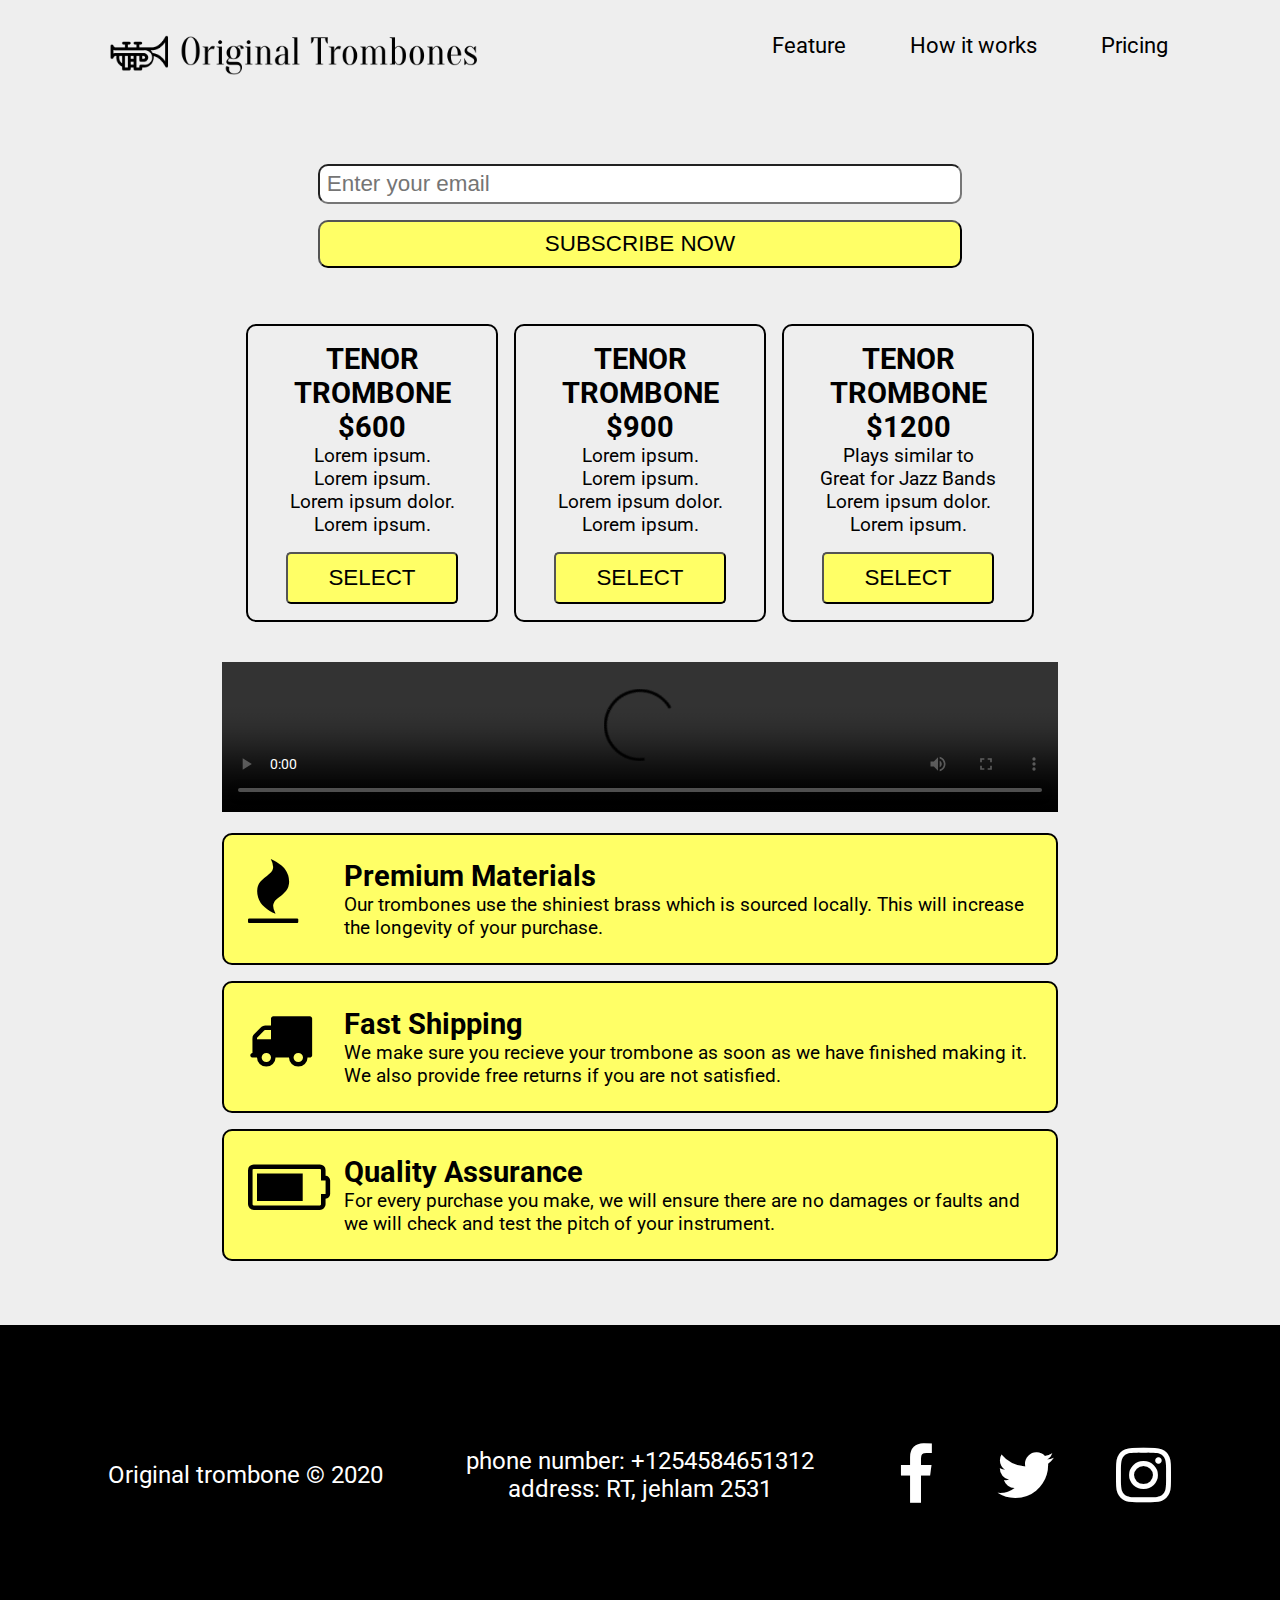
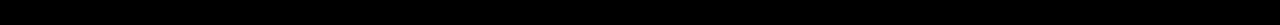
<file: Product Landing Page/index.html>
<!DOCTYPE html>
<html lang="en">

<head>
    <meta charset="UTF-8">
    <meta name="viewport" content="width=device-width, initial-scale=1.0">
    <title>Product Landing Page</title>
    <link href="https://stackpath.bootstrapcdn.com/font-awesome/4.7.0/css/font-awesome.min.css"
        rel="stylesheet"
        integrity="sha384-wvfXpqpZZVQGK6TAh5PVlGOfQNHSoD2xbE+QkPxCAFlNEevoEH3Sl0sibVcOQVnN"
        crossorigin="anonymous">
        <link href="https://fonts.googleapis.com/css2?family=Roboto&display=swap" rel="stylesheet">
    <link rel="stylesheet" href="style.css">
</head>

<body>
    <header id="header">
        <img id="header-img" src="./img/logo.png" alt="logo">
        <nav id="nav-bar">
            <ul>
                <li><a class="nav-link" href="#features">Feature</a></li>
                <li><a class="nav-link" href="#video">How it works</a></li>
                <li><a class="nav-link" href="#pricing">Pricing</a></li>
            </ul>
        </nav>
    </header>
    <div class="container">
        <form id="form" action="https://www.freecodecamp.com/email-submit">
            <input name="email" id="email" type="email" placeholder="Enter your email">
            <input id="submit" type="submit" value="subscribe now">
        </form>
        <div class="pricing" id="pricing">
            <div class="pricing-box">
                <h2>TENOR TROMBONE</h2>
                <h2>$600</h2>
                <p>Lorem ipsum. <br> Lorem ipsum. <br> Lorem ipsum dolor. <br> Lorem ipsum.</p>
                <button class="select-btn">select</button>
            </div>
            <div class="pricing-box">
                <h2>TENOR TROMBONE</h2>
                <h2>$900</h2>
                <p>Lorem ipsum. <br> Lorem ipsum. <br> Lorem ipsum dolor. <br> Lorem ipsum.</p>
                <button class="select-btn">select</button>
            </div>
            <div class="pricing-box">
                <h2>TENOR TROMBONE</h2>
                <h2>$1200</h2>
                <p>Plays similar to <br> Great for Jazz Bands <br> Lorem ipsum dolor. <br>
                    Lorem ipsum.</p>
                <button class="select-btn">select</button>
            </div>
        </div>
        <video id="video" src="" width="400" controls></video>
        <div class="features" id="features">
            <div class="feature">
                <div class="feature-img"><i class="fa fa-fire"></i></div>
                <div class="feature-info">
                    <h2>Premium Materials</h2>
                    <p>Our trombones use the shiniest brass which is sourced locally. This will
                        increase the longevity of your purchase.</p>
                </div>
            </div>
            <div class="feature">
                <div class="feature-img"><i class="fa fa-truck"></i></div>
                <div class="feature-info">
                    <h2>Fast Shipping</h2>
                    <p>We make sure you recieve your trombone as soon as we have finished making it.
                        We also provide free returns if you are not satisfied.</p>
                </div>
            </div>
            <div class="feature">
                <div class="feature-img"><i class="fa fa-battery-three-quarters"></i></div>
                <div class="feature-info">
                    <h2>Quality Assurance</h2>
                    <p>For every purchase you make, we will ensure there are no damages or faults
                        and we will check and test the pitch of your instrument.</p>
                </div>
            </div>
        </div>
    </div>

    <footer>
        <div class="copyright"> Original trombone &copy; 2020</div>
        <ul class="footer-list">
            <li>phone number: +1254584651312</li>
            <li>address: RT, jehlam 2531</li>
        </ul>
        <ul class="footer-list footer-social-media">
            <li><i class="fa fa-facebook-f"></i></li>
            <li><i class="fa fa-twitter"></i></li>
            <li><i class="fa fa-instagram"></i></li>
        </ul>
    </footer>
    <script src="https://cdn.freecodecamp.org/testable-projects-fcc/v1/bundle.js"></script>
</body>



</html>
</file>
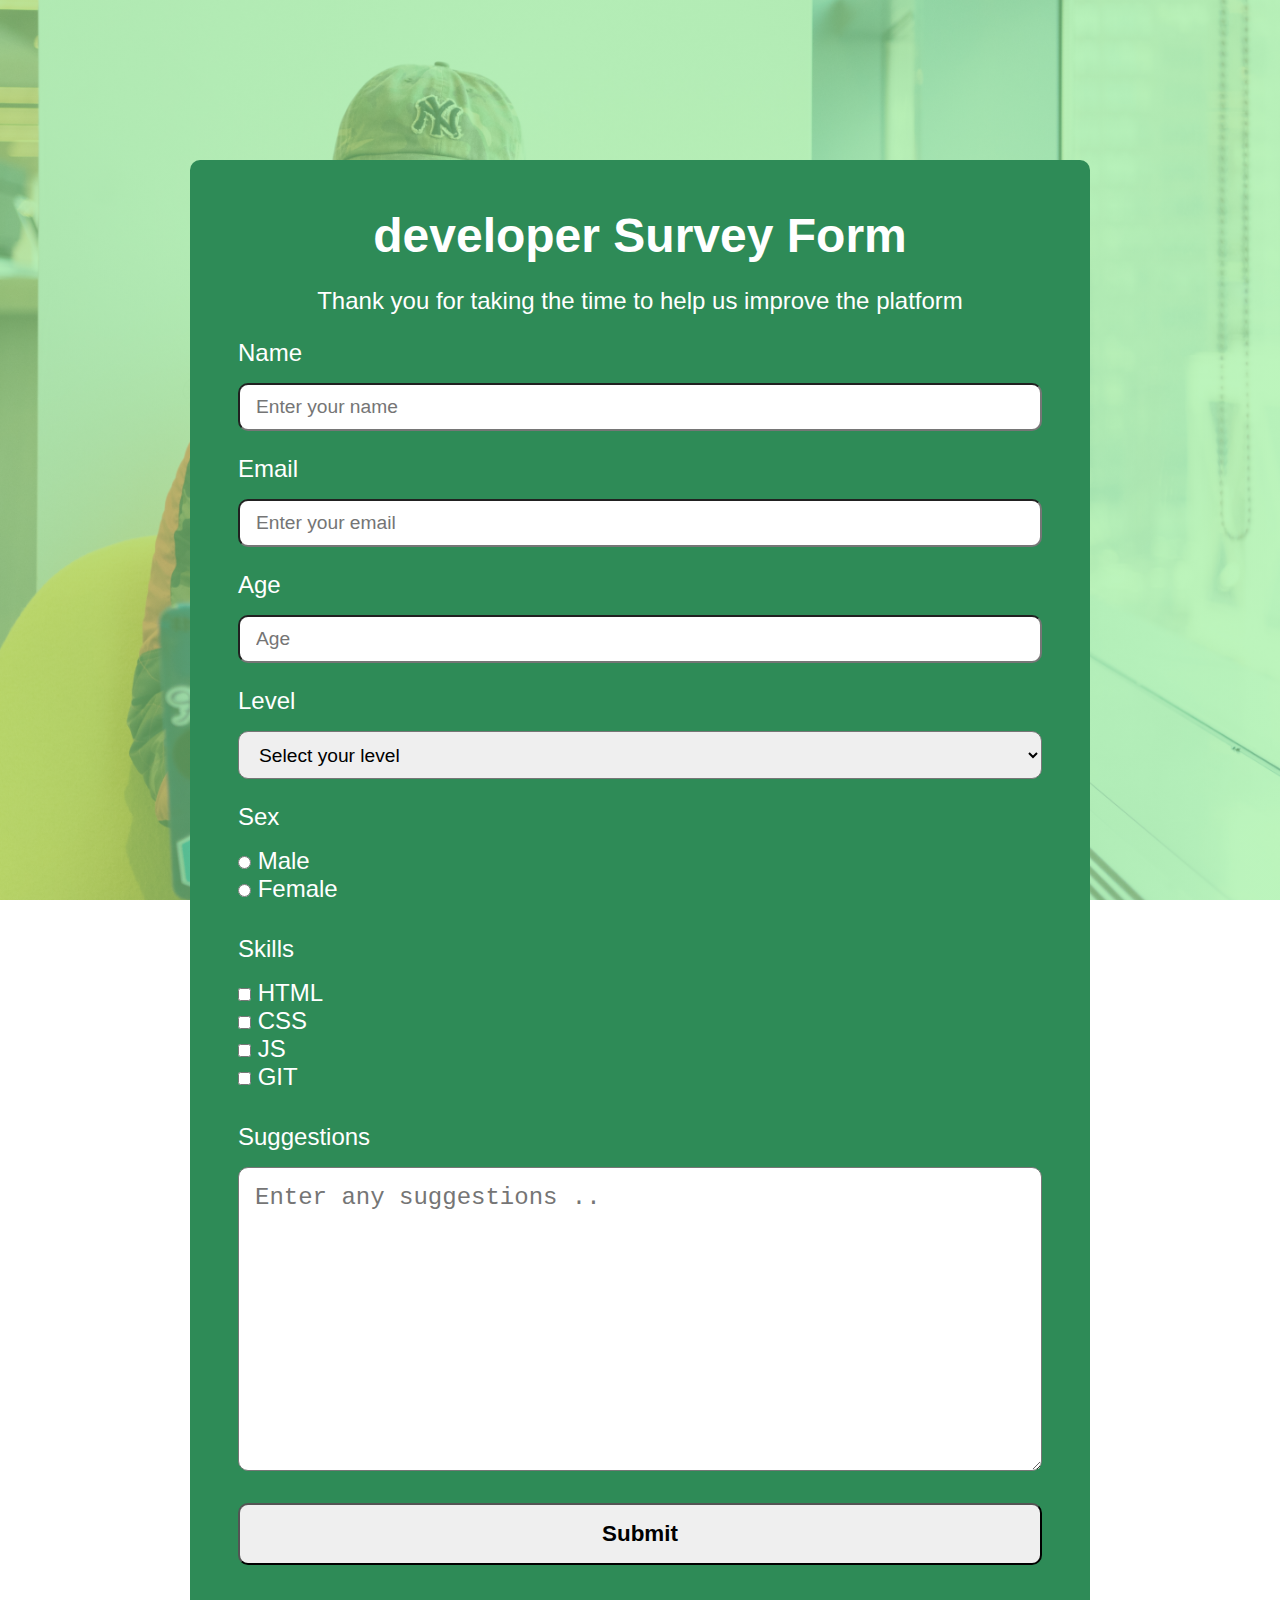
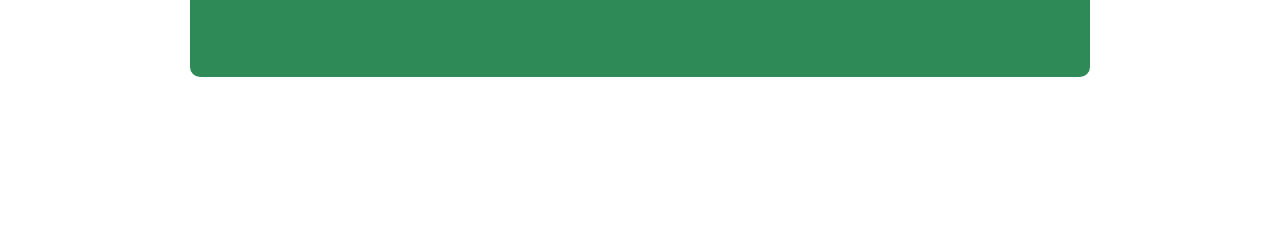
<file: Survey Form/index.html>
<!DOCTYPE html>
<html lang="en">

<head>
    <meta charset="UTF-8">
    <meta name="viewport" content="width=device-width, initial-scale=1.0">
    <title>Syrvey Form</title>
    <link rel="stylesheet" href="style.css">
</head>

<body>
    <div class="container">
        <h1 id="title">developer Survey Form</h1>
        <p id="description">Thank you for taking the time to help us improve the platform</p>
        <form id="survey-form" action="">
            <label id="name-label" for="name"> Name <input id="name" type="text"
                    placeholder="Enter your name" required>
            </label>
            <label id="email-label" for="email"> Email <input id="email" type="email"
                    placeholder="Enter your email" required>
            </label>
            <label id="number-label" for="number"> Age <input id="number" type="number"
                    placeholder="Age" min="18" max="100" required>
            </label>
            <label for="dropdown"> Level <select name="job" id="dropdown">
                    <option disabled selected value>Select your level</option>
                    <option value="Actor">Junior</option>
                    <option value="Accountant">Mid-Senior</option>
                    <option value="Auditor">Senior</option>
                </select>
            </label>
            <fieldset>
                <legend>Sex</legend>
                <label for="sex-male">
                    <input type="radio" name="sex" id="sex-male" value="male"> Male </label>
                <label for="sex-female">
                    <input type="radio" name="sex" id="sex-female" value="female"> Female </label>
            </fieldset>
            <fieldset>
                <legend>Skills</legend>
                <label for="html">
                    <input type="checkbox" id="html" value="html"> HTML </label>
                <label for="css">
                    <input type="checkbox" id="css" value="css"> CSS </label>
                <label for="js">
                    <input type="checkbox" id="js" value="js"> JS </label>
                <label for="git">
                    <input type="checkbox" id="git" value="git"> GIT </label>
                <label id="suggestions-label" for="suggestions">Suggestions <textarea name="suggestions" id="suggestions"
                        placeholder="Enter any suggestions .." cols="30" rows="10"></textarea>
                    <button id="submit" type="submit">Submit</button>
                </label>
            </fieldset>
        </form>
    </div>
    <script src="https://cdn.freecodecamp.org/testable-projects-fcc/v1/bundle.js"></script>
</body>

</html>
</file>
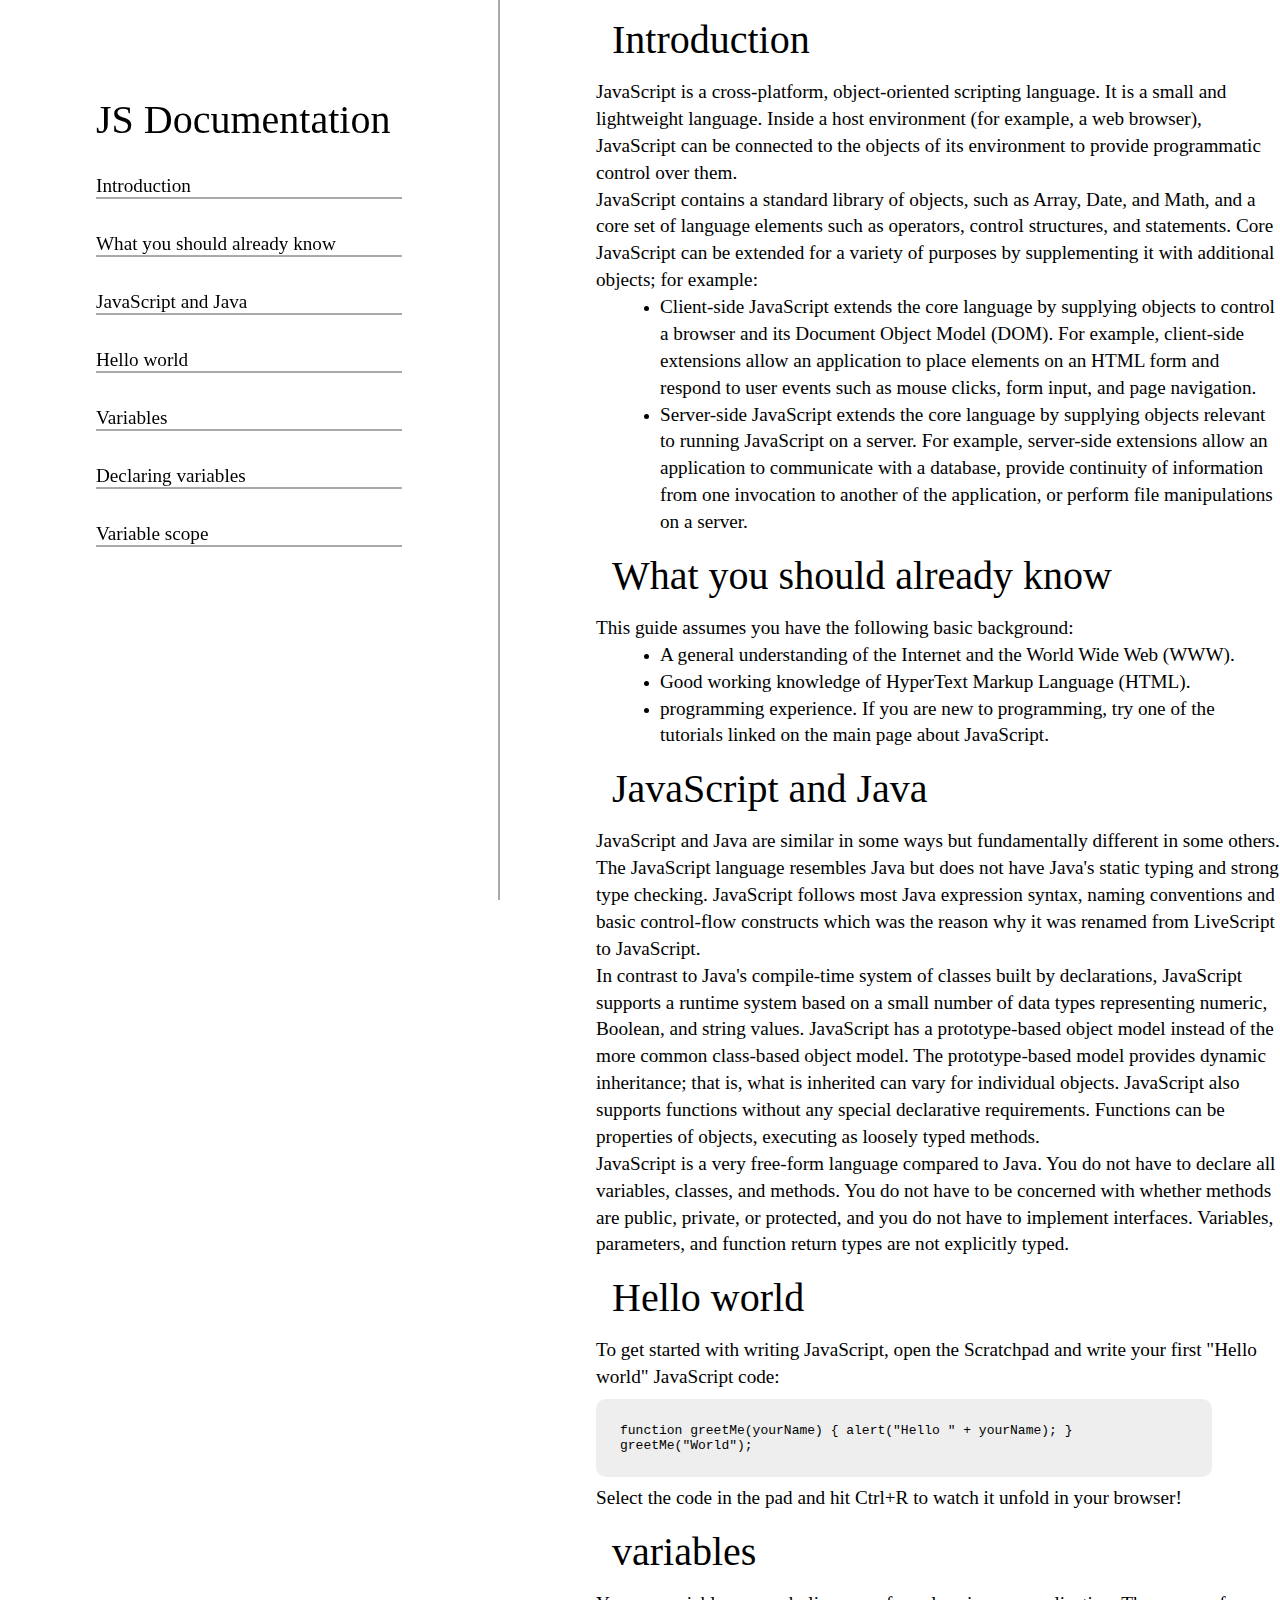
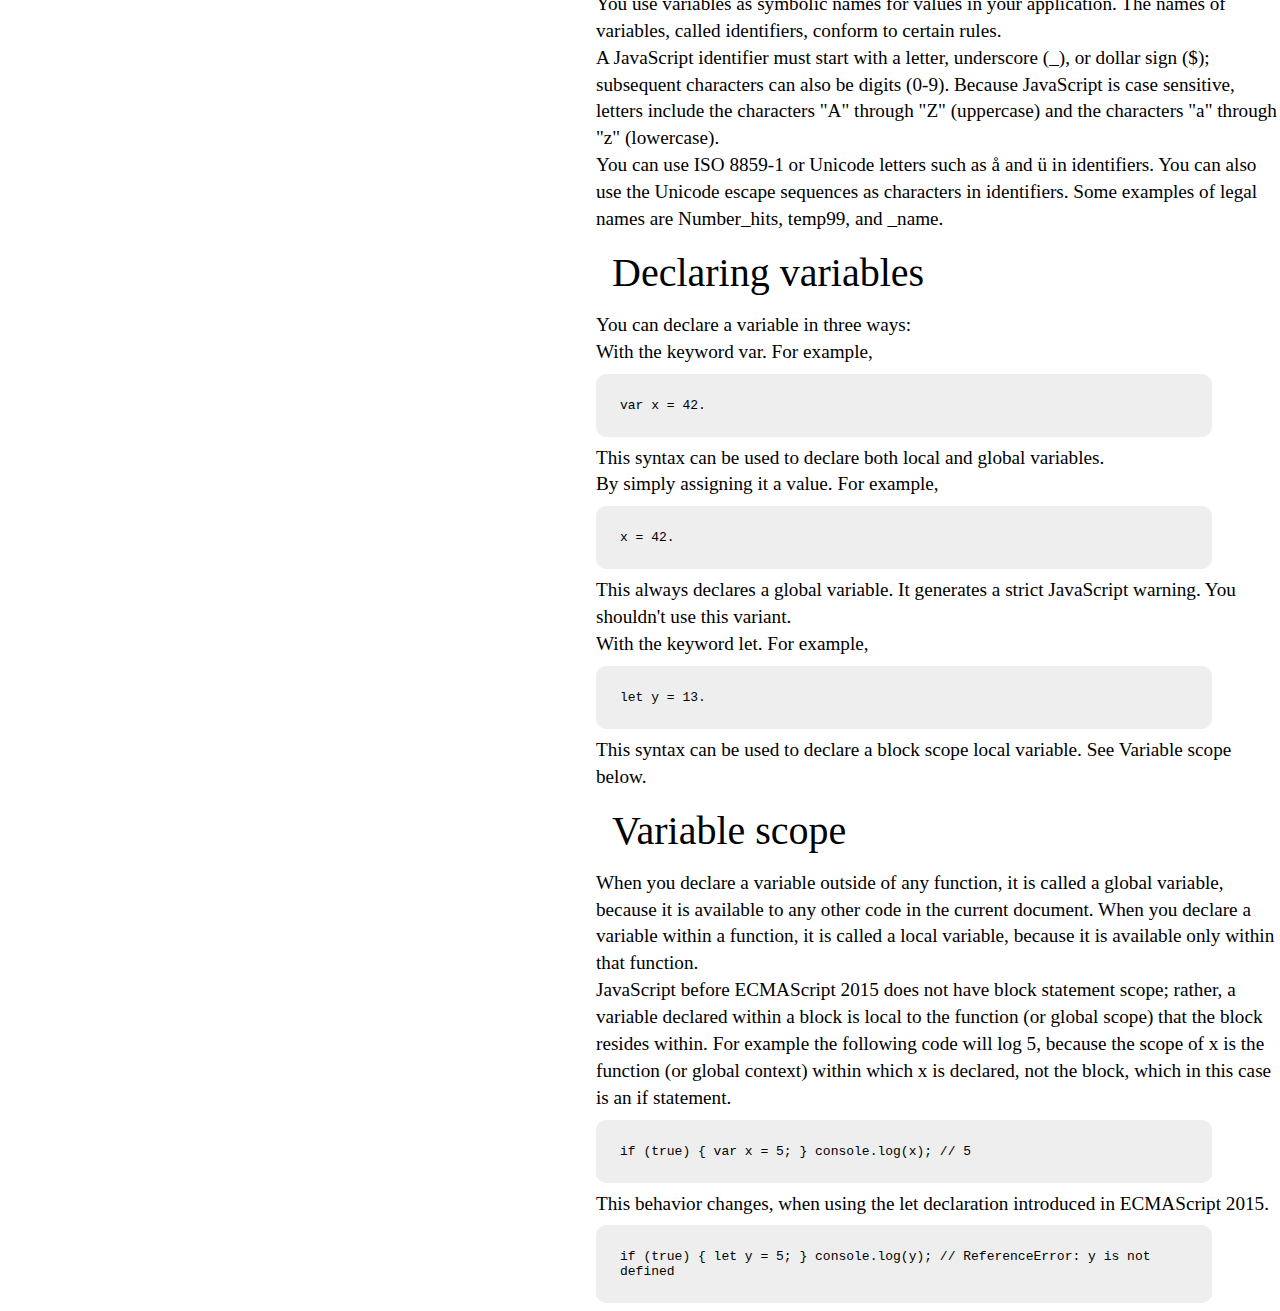
<file: Technical Documentation Page/index.html>
<!DOCTYPE html>
<html lang="en">

<head>
    <meta charset="UTF-8">
    <meta name="viewport" content="width=device-width, initial-scale=1.0">
    <title>Technical Documentation Page</title>
    <link rel="stylesheet" href="style.css">
</head>

<body>

    <nav id="navbar">
        <header>JS Documentation</header>
        <a class="nav-link" href="#introduction">Introduction</a>
        <a class="nav-link" href="#what_you_should_already_know">What you should already know</a>
        <a class="nav-link" href="#javaScript_and_java">JavaScript and Java</a>
        <a class="nav-link" href="#hello_world">Hello world</a>
        <a class="nav-link" href="#variables">Variables</a>
        <a class="nav-link" href="#declaring_variables">Declaring variables</a>
        <a class="nav-link" href="#variable_scope">Variable scope</a>
    </nav>

    <main id="main-doc">
        <section id="introduction" class="main-section">
            <header>Introduction</header>
            <p>JavaScript is a cross-platform, object-oriented scripting language. It is a small and
                lightweight language. Inside a host environment (for example, a web browser),
                JavaScript can be connected to the objects of its environment to provide
                programmatic control over them.</p>
            <p>JavaScript contains a standard library of objects, such as Array, Date, and Math, and
                a core set of language elements such as operators, control structures, and
                statements. Core JavaScript can be extended for a variety of purposes by
                supplementing it with additional objects; for example:</p>
            <ul>
                <li>
                    <p>Client-side JavaScript extends the core language by supplying objects to
                        control a browser and its Document Object Model (DOM). For example,
                        client-side extensions allow an application to place elements on an HTML
                        form and respond to user events such as mouse clicks, form input, and page
                        navigation.</p>
                </li>
                <li>
                    <p>Server-side JavaScript extends the core language by supplying objects
                        relevant to running JavaScript on a server. For example, server-side
                        extensions allow an application to communicate with a database, provide
                        continuity of information from one invocation to another of the application,
                        or perform file manipulations on a server.</p>
                </li>
            </ul>
        </section>
        <section id="what_you_should_already_know" class="main-section">
            <header>What you should already know</header>
            <p>This guide assumes you have the following basic background:</p>
            <ul>
                <li>
                    <p>A general understanding of the Internet and the World Wide Web (WWW).<p>
                </li>
                <li>
                    <p>Good working knowledge of HyperText Markup Language (HTML).</p>
                </li>
                <li>
                    <p>programming experience. If you are new to programming, try one of the
                        tutorials linked on the main page about JavaScript.</p>
                </li>
            </ul>
        </section>
        <section id="javaScript_and_java" class="main-section">
            <header>JavaScript and Java</header>
            <p>JavaScript and Java are similar in some ways but fundamentally different in some
                others. The JavaScript language resembles Java but does not have Java's static
                typing and strong type checking. JavaScript follows most Java expression syntax,
                naming conventions and basic control-flow constructs which was the reason why it was
                renamed from LiveScript to JavaScript.</p>
            <p>In contrast to Java's compile-time system of classes built by declarations,
                JavaScript supports a runtime system based on a small number of data types
                representing numeric, Boolean, and string values. JavaScript has a prototype-based
                object model instead of the more common class-based object model. The
                prototype-based model provides dynamic inheritance; that is, what is inherited can
                vary for individual objects. JavaScript also supports functions without any special
                declarative requirements. Functions can be properties of objects, executing as
                loosely typed methods.</p>
            <p>JavaScript is a very free-form language compared to Java. You do not have to declare
                all variables, classes, and methods. You do not have to be concerned with whether
                methods are public, private, or protected, and you do not have to implement
                interfaces. Variables, parameters, and function return types are not explicitly
                typed.</p>
        </section>
        <section id="hello_world" class="main-section">
            <header>Hello world</header>
            <p>To get started with writing JavaScript, open the Scratchpad and write your first
                "Hello world" JavaScript code:</p>
            <code>function greetMe(yourName) { alert("Hello " + yourName); }
                    greetMe("World");</code>
            <p>Select the code in the pad and hit Ctrl+R to watch it unfold in your browser!</p>
        </section>
        <section id="variables" class="main-section">
            <header>variables</header>
            <p>You use variables as symbolic names for values in your application. The names of
                variables, called identifiers, conform to certain rules.</p>
            <p>A JavaScript identifier must start with a letter, underscore (_), or dollar sign ($);
                subsequent characters can also be digits (0-9). Because JavaScript is case
                sensitive, letters include the characters "A" through "Z" (uppercase) and the
                characters "a" through "z" (lowercase).</p>
            <p>You can use ISO 8859-1 or Unicode letters such as å and ü in identifiers. You can
                also use the Unicode escape sequences as characters in identifiers. Some examples of
                legal names are Number_hits, temp99, and _name.</p>
        </section>
        <section id="declaring_variables" class="main-section">
            <header>Declaring variables</header>
            <p>You can declare a variable in three ways:</p>
            <p>With the keyword var. For example,</p>
            <code>var x = 42.</code>
            <p>This syntax can be used to declare both local and global variables.</p>
            <p>By simply assigning it a value. For example,</p>
            <code>x = 42.</code>
            <p>This always declares a global variable. It generates a strict JavaScript warning. You
                shouldn't use this variant.</p>
            <p>With the keyword let. For example,</p>
            <code> let y = 13.</code>
            <p>This syntax can be used to declare a block scope local variable. See Variable scope
                below.</p>
        </section>
        <section id="variable_scope" class="main-section">
            <header>Variable scope</header>
            <p>When you declare a variable outside of any function, it is called a global variable,
                because it is available to any other code in the current document. When you declare
                a variable within a function, it is called a local variable, because it is available
                only within that function.</p>
            <p>JavaScript before ECMAScript 2015 does not have block statement scope; rather, a
                variable declared within a block is local to the function (or global scope) that the
                block resides within. For example the following code will log 5, because the scope
                of x is the function (or global context) within which x is declared, not the block,
                which in this case is an if statement.</p>
            <code>if (true) { var x = 5; } console.log(x); // 5</code>
            <p>This behavior changes, when using the let declaration introduced in ECMAScript 2015.
            </p>
            <code>if (true) { let y = 5; } console.log(y); // ReferenceError: y is not
                defined</code>
        </section>
    </main>
    <script src="https://cdn.freecodecamp.org/testable-projects-fcc/v1/bundle.js"></script>
</body>

</html>
</file>
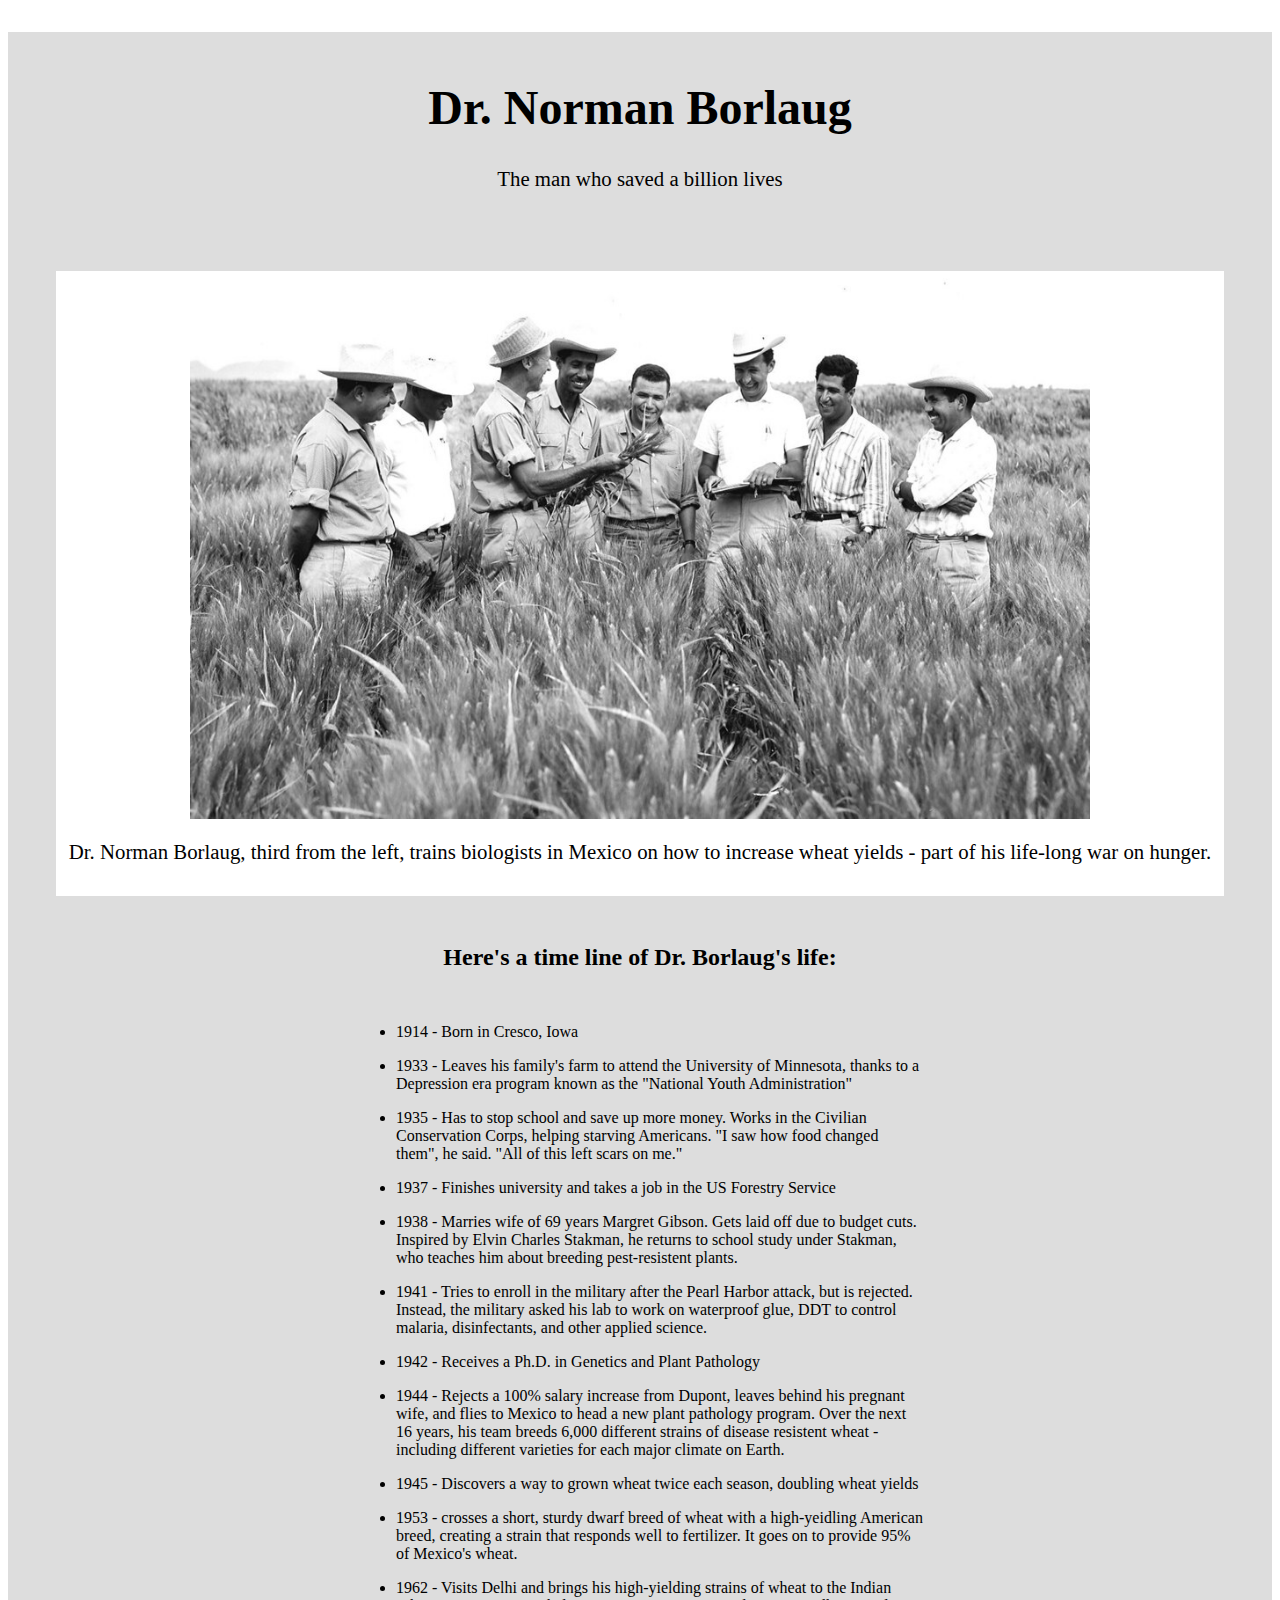
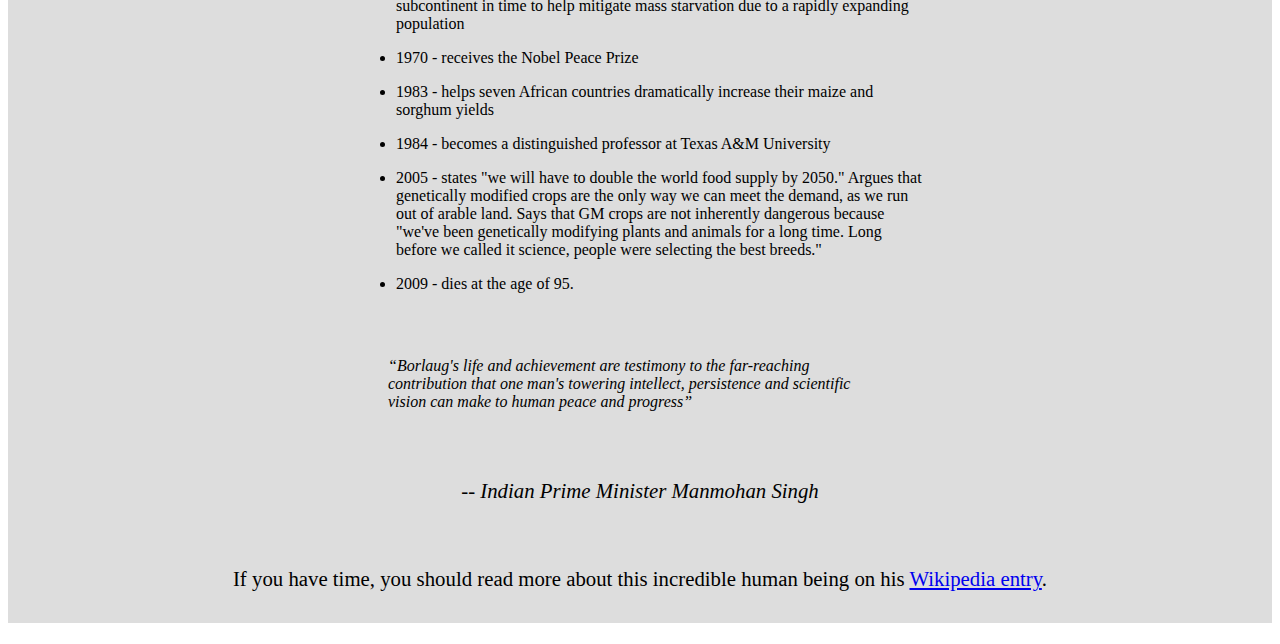
<file: Tribute Page/index.html>
<!DOCTYPE html>
<html lang="en">

<head>
    <meta charset="UTF-8">
    <meta name="viewport" content="width=device-width, initial-scale=1.0">
    <title>Tribute Page</title>
    <link rel="stylesheet" href="style.css">
</head>

<body>
    <main id="main">
        <h1 id="title">Dr. Norman Borlaug</h1>
        <p>The man who saved a billion lives</p>
        <div id="img-div">
            <img id="image" src="./img/norman.jpg" alt="">
            <p id="img-caption">Dr. Norman Borlaug, third from the left, trains biologists in
                Mexico on how to increase wheat yields - part of his life-long war on hunger.</p>
        </div>
        <div id="tribute-info" class="container">
            <h2>Here's a time line of Dr. Borlaug's life:</h2>
            <ul>
                <li>1914 - Born in Cresco, Iowa</li>
                <li>1933 - Leaves his family's farm to attend the University of Minnesota, thanks to
                    a Depression era program known as the "National Youth Administration"</li>
                <li>1935 - Has to stop school and save up more money. Works in the Civilian
                    Conservation Corps, helping starving Americans. "I saw how food changed them",
                    he said. "All of this left scars on me."</li>
                <li>1937 - Finishes university and takes a job in the US Forestry Service</li>
                <li>1938 - Marries wife of 69 years Margret Gibson. Gets laid off due to budget
                    cuts. Inspired by Elvin Charles Stakman, he returns to school study under
                    Stakman, who teaches him about breeding pest-resistent plants.</li>
                <li>1941 - Tries to enroll in the military after the Pearl Harbor attack, but is
                    rejected. Instead, the military asked his lab to work on waterproof glue, DDT to
                    control malaria, disinfectants, and other applied science.</li>
                <li>1942 - Receives a Ph.D. in Genetics and Plant Pathology</li>
                <li>1944 - Rejects a 100% salary increase from Dupont, leaves behind his pregnant
                    wife, and flies to Mexico to head a new plant pathology program. Over the next
                    16 years, his team breeds 6,000 different strains of disease resistent wheat -
                    including different varieties for each major climate on Earth.</li>
                <li>1945 - Discovers a way to grown wheat twice each season, doubling wheat yields
                </li>
                <li>1953 - crosses a short, sturdy dwarf breed of wheat with a high-yeidling
                    American breed, creating a strain that responds well to fertilizer. It goes on
                    to provide 95% of Mexico's wheat.</li>
                <li>1962 - Visits Delhi and brings his high-yielding strains of wheat to the Indian
                    subcontinent in time to help mitigate mass starvation due to a rapidly expanding
                    population</li>
                <li>1970 - receives the Nobel Peace Prize</li>
                <li>1983 - helps seven African countries dramatically increase their maize and
                    sorghum yields</li>
                <li>1984 - becomes a distinguished professor at Texas A&M University </li>
                <li>2005 - states "we will have to double the world food supply by 2050." Argues
                    that genetically modified crops are the only way we can meet the demand, as we
                    run out of arable land. Says that GM crops are not inherently dangerous because
                    "we've been genetically modifying plants and animals for a long time. Long
                    before we called it science, people were selecting the best breeds."</li>
                <li>2009 - dies at the age of 95.</li>
            </ul>
            <q>Borlaug's life and achievement are testimony to the far-reaching contribution that
                one man's towering intellect, persistence and scientific vision can make to human
                peace and progress</q>
                <p class="quote">-- Indian Prime Minister Manmohan Singh</p>
        </div>
        <p>If you have time, you should read more about this incredible human being on his
            <a id="tribute-link" href="https://en.wikipedia.org/wiki/Norman_Borlaug"
                target="_blank">Wikipedia entry</a>.
        </p>
             
    </main>
    <script src="https://cdn.freecodecamp.org/testable-projects-fcc/v1/bundle.js"></script>
</body>

</html>
</file>
<file: Product Landing Page/style.css>
* {
    margin: 0;
    padding: 0;
    box-sizing: border-box;
}

body {
    margin-top: 100px;
    background-color: #EEE;
    font-size: 1.2rem;
    font-family: 'Roboto', sans-serif;
}

a {
    text-decoration: none;
    color: black;
    padding: 1rem 2rem;
    font-size: 1.4rem;
}

#header {
    position: fixed;
    top: 0;
    left: 0;
    width: 100%;
    display: flex;
    padding: 2rem 5rem;
    justify-content: space-between;
    background-color: #eee;
    z-index: 1;
}

#header-img {
    width: 400px;
    height: auto;
}

#nav-bar {
    float: right;
}

ul {
    width: 100%;
    display: flex;
    list-style: none;
    justify-content: space-around;
}

.container {
    width: 100;
    max-width: 900px;
    margin: 2rem auto;
    padding: 2rem;
}

#video {
    width: 100%;
}

#form {
    padding: 1rem;
}

input {
    display: block;
    width: 80%;
    margin: 1rem auto;
    height: 2.5rem;
    border-radius: 10px;
    padding: .4rem;
    font-size: 1.4rem;
}

input[type="submit"] {
    background-color: #FFFF66;
    text-transform: uppercase;
    height: 3rem;
}

.select-btn {
    width: 80%;
    margin: 0 auto;
    margin-top: 1rem;
    padding: .7rem;
    background-color: #FFFF66;
    border-radius: 5px;
    font-size: 1.4rem;
    text-transform: uppercase;
}

/* FEATURES */


.feature {
    display: flex;
    padding: 1rem;
    border: 2px solid black;
    margin-top: 1rem;
    border-radius: 10px;
    background-color: #FFFF66;
}

.feature-img {
    padding: .5rem;
    min-width: 6rem;
}

.feature-info {
    padding: .5rem;
}

.fa {
    font-size: 4rem;
}

/* PRICING */

.pricing {
    display: flex;
    padding: 1rem;
    margin-bottom: 1rem;
}

.pricing-box {
    padding: 1rem;
    display: flex;
    flex-direction: column;
    align-items: center;
    text-align: center;
    border: 2px black solid;
    margin: 0.5rem;
    border-radius: 10px;
}

/* FOOTER */

footer {
    color: white;
    background-color: black;
    font-size: 1.5rem;
    display: flex;
    min-height: 300px;
    align-items: center;
    justify-content: center;
    padding: 3rem;
}

.footer-list {
    display: flex;
    flex-direction: column;
    text-align: center;
    flex: 1;
}

.copyright {
    flex: 1;
    text-align: center;
}

.footer-social-media {
    display: flex;
    flex-direction: row;
    justify-content: space-evenly;
}

/* MEDIA QUERIES */

@media (max-width: 1024px) {
    .pricing {
        flex-direction: column;
    }
}
</file>
<file: Survey Form/style.css>
* {
    margin: 0;
    padding: 0;
    box-sizing: border-box;
}

body {
    background: linear-gradient(to bottom, rgba(144,238,144, 0.6), rgba(144,238,144, 0.6)), url('./img/hero.jpg');
    background-size: cover;
    background-position: center;
    background-attachment: fixed;
    /* height: 100%; */
    color: white;
    font-family: sans-serif;
    font-size: 1.5rem;
}

.container {
    border-radius: 10px;
    background-color: #2E8B57;
    padding: 3rem;
    width: 100%;
    max-width: 900px;
    margin: 10rem auto;
}

#title, 
#description {
    text-align: center;
    padding-bottom: 1.5rem;
}

input[type="text"],
input[type="number"],
input[type="email"],
select {
    display: block;
    width: 100%;
    height: 3rem;
    margin-top: 1rem;
    margin-bottom: 1.5rem;
    border-radius: 10px;
    padding: 0.5rem 1rem;
    font-size: 1.2rem;
}

input[type="checkbox"] {
    font-weight: 2rem;
}

textarea,
label {
    display: block;
    width: 100%;
}

textarea {
    margin: 1rem auto;
    border-radius: 10px;
    padding: 1rem;
    font-size: 1.5rem;
}

#suggestions-label {
    padding: 2rem 0 1rem 0;
}

fieldset {
    border: none;
    padding: 1rem 0 2rem 0;
}

#submit {
    border-radius: 10px;
    width: 100%;
    font-size: 1.4rem;
    font-weight: bold;
    margin: 1rem auto;
    padding: 1rem;
    cursor: pointer;
}
</file>
<file: Technical Documentation Page/style.css>
* {
    margin: 0;
    padding: 0;
    box-sizing: border-box;
}

body {
    display: flex;
}

a {
    text-decoration: none;
    color: black;
    font-size: 1.2rem;
    padding: 1rem;
    display: block;
    width: 100%;
}

a::after {
    content: '';
    display: block;
    border-top: 2px solid #aaa;
    width: 100%;
    height: 2px;
}

.container {
    width: 80%;
    margin: 1rem auto;
}

/* NAVBAR */

#navbar {
    display: flex;
    flex-direction: column;
    padding: 5rem;
    height: 100vh;
    width: 500px;
    position: fixed;
    border-right: 2px solid #aaa;
    height: 100vh;
}

header {
    font-size: 2.5rem;
    padding: 1rem;
}

p {
    /* margin: 1r; */
    width: 80%;
    font-size: 1.2rem;
    line-height: 1.4;
    width: 100%;
}

li {
    margin-left: 4rem;
}

code {
    background-color: #eee;
    display: inline-block;
    padding: 1.5rem;
    border-radius: 10px;
    width: 90%;
    margin: .5rem auto;
}


#main-doc {
    margin-left: 500px;
    padding-left: 6rem;
}


@media (max-width: 1200px) {
    body {
        flex-direction: column;
    }

    #navbar {
        position: static;
        border: none;
        width: 100%;
        height: auto;
    }

    #main-doc {
        margin: 1rem auto;
        padding: 1rem;
    }
    
    p{
        margin: 1rem;
    }
}
</file>
<file: Tribute Page/style.css>
#main {
    background-color: #DDD;
}

#title {
    padding-top: 3rem;
    text-align: center;
    font-size: 3rem;
}

.container {
    width: 100%;
    max-width: 600px;
    margin: 2rem auto;
}

ul li {
    margin: 1rem
}

h2 {
    text-align: center;
    padding-bottom: 2rem;
}

#img-div {
    background-color: white;
    margin: 3rem;
}

#image {
    margin: 1rem auto;
    display: block;
    width: 80%;
    max-width: 900px;
    height: auto;
}

p {
    text-align: center;
    font-size: 1.3rem;
    padding-bottom: 2rem;
}

q {
    display: inline-block;
    padding: 3rem;
    font-style: italic;
}

.quote {
    font-style: italic;
}
</file>
